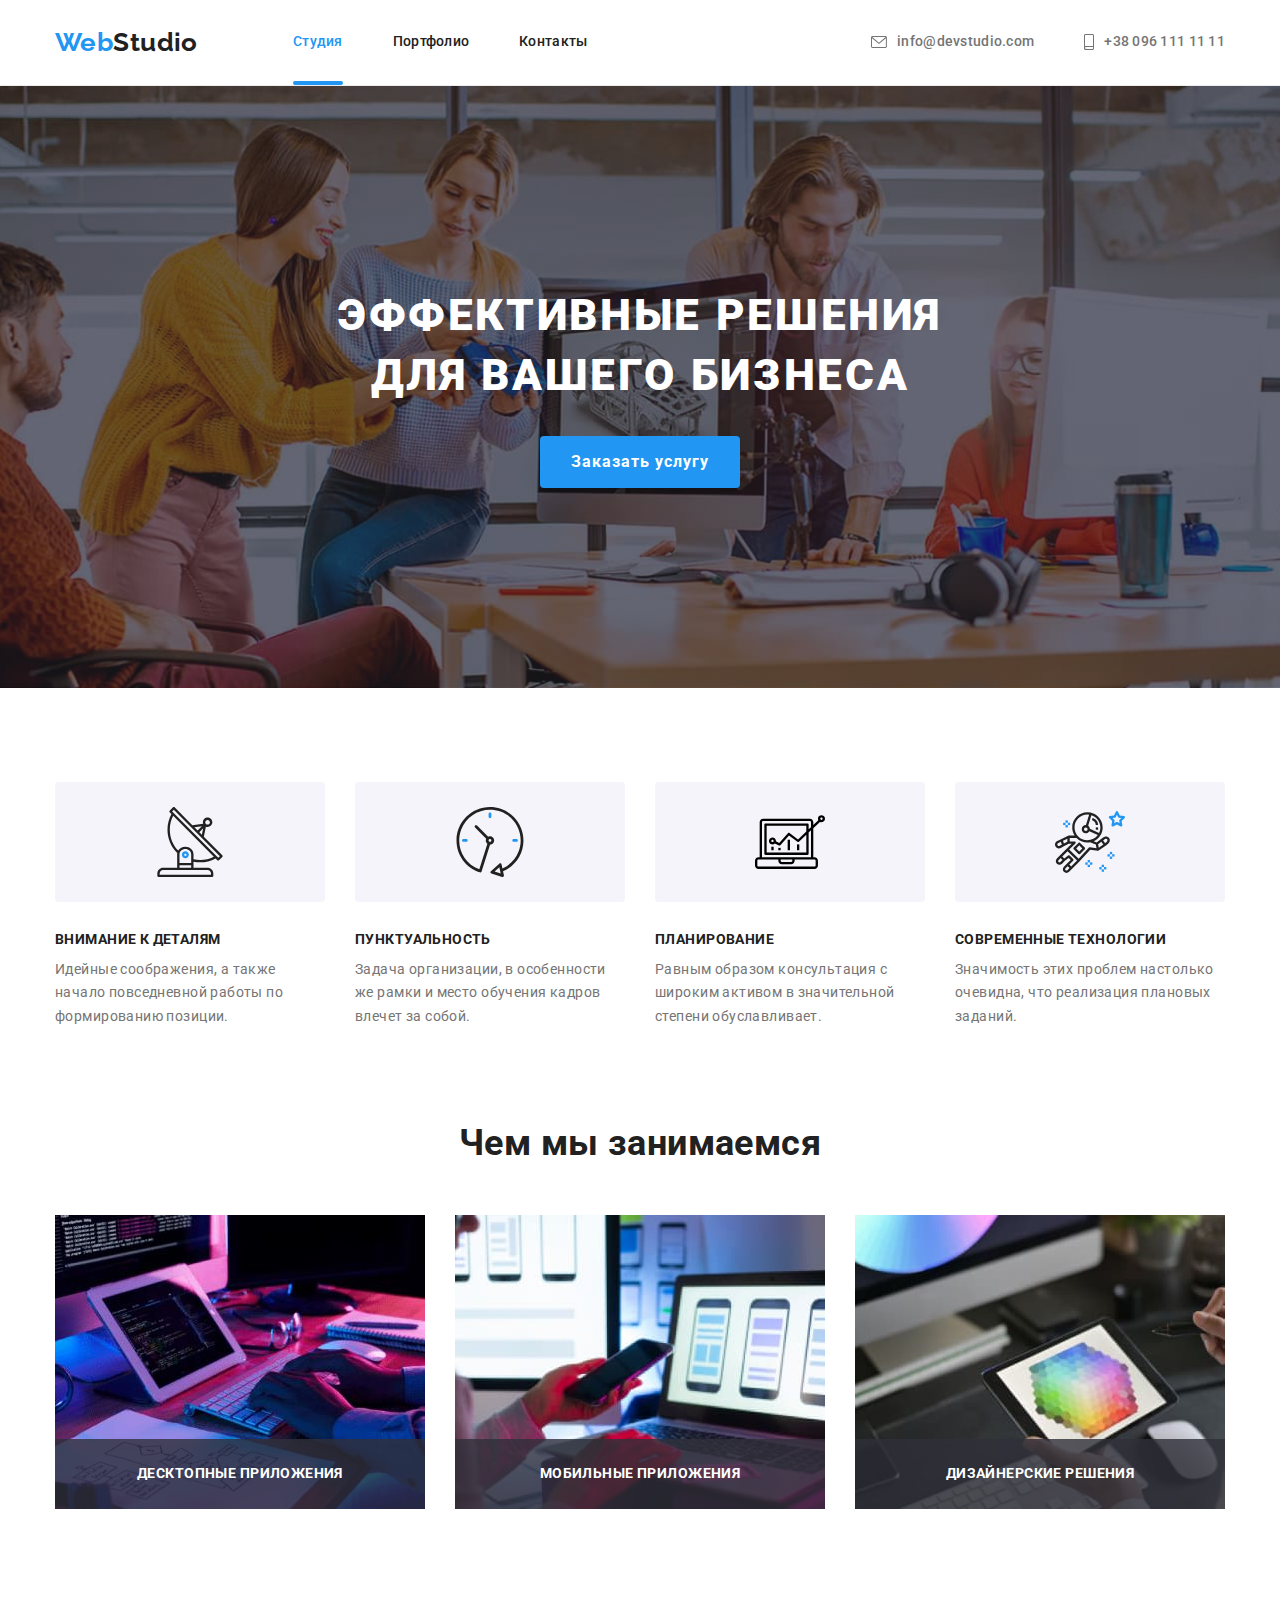
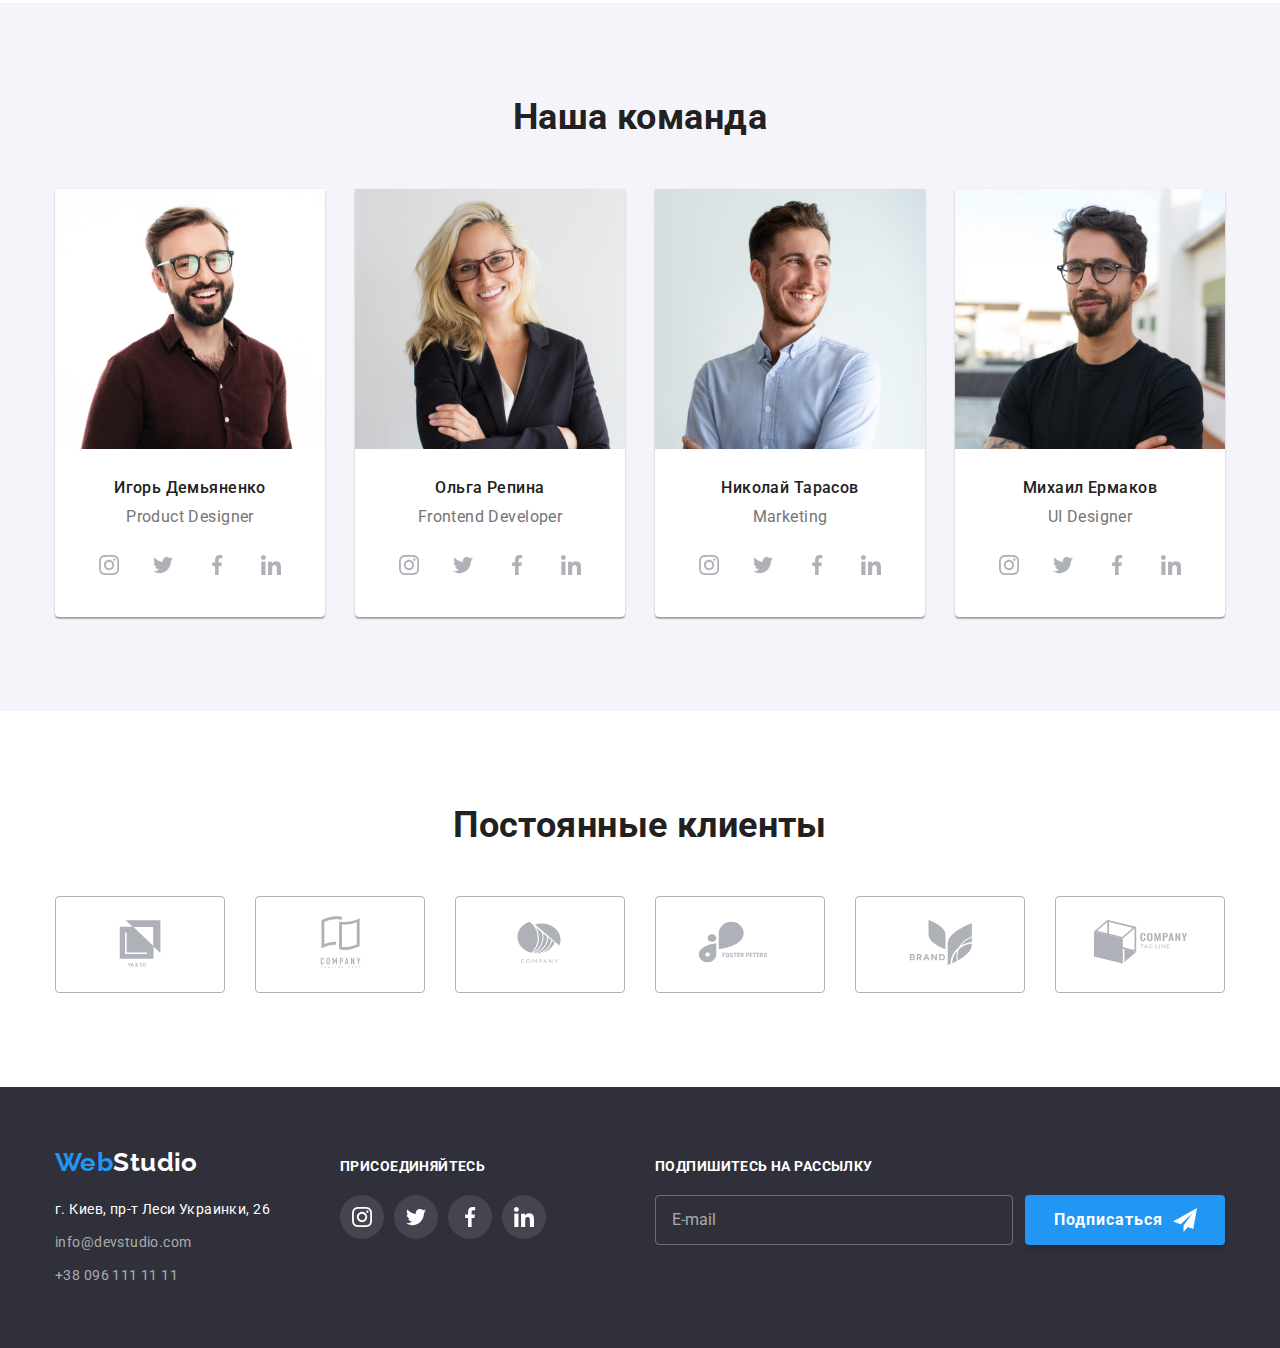
<file: index.html>
<!DOCTYPE html>
<html lang="ru">
<head>
    <meta charset="UTF-8">
    <meta http-equiv="X-UA-Compatible" content="IE=edge">
    <meta name="viewport" content="width=device-width, initial-scale=1.0">
    <!-- Нормализация modern-normalize -->
    <link rel="stylesheet" href="https://cdnjs.cloudflare.com/ajax/libs/modern-normalize/1.1.0/modern-normalize.css"
        integrity="sha512-Y0MM+V6ymRKN2zStTqzQ227DWhhp4Mzdo6gnlRnuaNCbc+YN/ZH0sBCLTM4M0oSy9c9VKiCvd4Jk44aCLrNS5Q=="
        crossorigin="anonymous" referrerpolicy="no-referrer" />
    <!-- Шрифты -->
    <link href="https://fonts.googleapis.com/css2?family=Raleway:wght@700&family=Roboto:wght@400;500;700;900&display=swap" rel="stylesheet">
    <!-- Стили -->
    <link rel="stylesheet" href="./css/styles.css">
    <title>Студия</title>
</head>
<body>  
    <header class = "header">
        <div class="container hedder-container" >
            <nav class = "navigation">
                <!-- Логотип -->
                <a class = "logo" href=""><span>Web</span>Studio</a>
                <ul  class = "navigation-links">
                    <li class = "item">
                        <a class = "link is-active" href="">Студия</a>
                    </li>
                    <li class = "item">
                        <a class = "link" href="./portfolio.html">Портфолио</a>
                    </li>
                    <li class = "item">
                        <a class = "link" href="">Контакты</a>
                    </li>
                </ul>
            </nav>
            <!-- контакты -->
            <ul class = "header-contacts">
                <li class = "item">
                    <a class = "link" href="mailto:info@devstudio.com">
                            <svg class="icon-envelope" width="16" height="12">
                                <use href="./images/icons.svg#icon-envelope"></use>
                            </svg>                    
                        info@devstudio.com
                    </a>                
                </li>
                <li class = "item">
                    <a class = "link" href="tel:+380961111111">
                        <svg class="icon-envelope" width="10px" height="16px">
                            <use href="./images/icons.svg#icon-smartphone"></use>
                        </svg>
                        +38 096 111 11 11
                    </a>
                </li>
            </ul>     
        </div>
    </header>
    <main>
        <!-- Шапка -->
        <section class = "title">
                <h1>Эффективные решения для вашего бизнеса</h1>
                <button type="button" data-modal-open>Заказать услугу</button>
        </section>
        <!-- особенности -->
        <section class = "peculiarities-section section">
            <div class="container">
                <h2 class = "visually-hidden">Наши превосходства</h2>
                <ul class = "peculiarities-list">
                    <li class = "item">
                        <div class="peculiarities-container">
                            <svg width = "70" height = "70">
                                <use href = "images/icons.svg#icon-antenna"></use>
                            </svg>
                        </div>
                        <h3 class="peculiarities-title">Внимание к деталям</h3>
                        <p class="peculiarities-text">Идейные соображения, а также начало повседневной работы по формированию позиции.
                        </p>
                    </li>
                    <li class = "item">
                        <div class="peculiarities-container">
                            <svg width = "70" height = "70">
                                <use href = "images/icons.svg#icon-clock"></use>
                            </svg>
                        </div>
                        <h3 class="peculiarities-title">Пунктуальность</h3>
                        <p class="peculiarities-text">Задача организации, в особенности же рамки и место обучения кадров влечет за
                            собой.</p>
                    </li>
                    <li class = "item">
                        <div class="peculiarities-container">
                            <svg width = "70" height = "70">
                                <use href = "images/icons.svg#icon-diagram"></use>
                            </svg>
                        </div>
                        <h3 class="peculiarities-title">Планирование</h3>
                        <p class="peculiarities-text">Равным образом консультация с широким активом в значительной степени
                            обуславливает.</p>
                    </li>
                    <li class = "item">
                        <div class="peculiarities-container">
                            <svg width = "70" height = "70">
                                <use href = "images/icons.svg#icon-astronaut"></use>
                            </svg>
                        </div>
                        <h3 class="peculiarities-title">Современные технологии</h3>
                        <p class="peculiarities-text">Значимость этих проблем настолько очевидна, что реализация плановых заданий.</p>
                    </li>
                </ul>
            </div>
        </section>
        <!-- Чем мы занимаемся -->
        <section class = "works-section section">
            <div class="container">
                <h2 class="works-title">Чем мы занимаемся</h2>
                <ul class = "works-list">
                    <li class = "item">
                        <div class="thumb">
                            <img src="images/studio/box_1.jpg" alt="Руки на клавиатуре" width="370">
                            <div class="overlay">
                                <p class="works-list-text">Десктопные приложения</p>
                            </div>
                        </div>
                    </li>
                    <li class = "item">
                        <div class="thumb">
                            <img src="images/studio/box_2.jpg" alt="Моделрование для смартфона" width="370">
                            <div class="overlay">
                                <p class="works-list-text">Мобильные приложения</p>
                            </div>
                        </div>
                    </li>
                    <li class = "item">
                        <div class="thumb">
                            <img src="images/studio/box_3.jpg" alt="Цветовая палитра" width="370">
                            <div class="overlay">
                                <p class="works-list-text">Дизайнерские решения</p>
                            </div>
                        </div>
                    </li>
                </ul>
            </div>        
        </section>
        <!-- Наша команда -->
        <section class = "team-section section">
            <div class="container">
                <h2 class="team-title">Наша команда</h2>
                <ul class="team-list">
                    <li class="item">
                        <img src="images/studio/img1.jpg" alt="Фото человека" width="270">
                        <div class="team-container">
                            <h3 class="card-title">Игорь Демьяненко</h3>
                            <p class="card-text" lang="en">Product Designer</p>
                            <ul class = "team-links">
                                <li class = "team-links-item">
                                    <a href="" class = "team-link">
                                        <svg class = "team-icon" width = "20" height = "20">
                                            <use href = "images/icons.svg#icon-instagram"></use>
                                        </svg>
                                    </a>
                                </li>
                                <li class = "team-links-item">
                                    <a href="" class = "team-link">
                                        <svg class = "team-icon" width="20" height="20">
                                            <use href="images/icons.svg#icon-twitter"></use>
                                        </svg>
                                    </a>
                                </li>
                                <li class = "team-links-item">
                                    <a href="" class = "team-link">
                                        <svg class = "team-icon" width="20" height="20">
                                            <use href="images/icons.svg#icon-facebook"></use>
                                        </svg>
                                    </a>
                                </li>
                                <li class = "team-links-item">
                                    <a href="" class = "team-link">
                                        <svg class = "team-icon" width="20" height="20">
                                            <use href="images/icons.svg#icon-linkedin"></use>
                                        </svg>
                                    </a>
                                </li>
                            </ul>
                        </div>                        
                    </li>
                    <li class="item">
                        <img src="images/studio/img2.jpg" alt="Фото человека" width="270">
                        <div class="team-container">
                            <h3 class="card-title">Ольга Репина</h3>
                            <p class="card-text" lang="en">Frontend Developer</p>
                            <ul class="team-links">
                                <li class="team-links-item">
                                    <a href="" class="team-link">
                                        <svg class="team-icon" width="20" height="20">
                                            <use href="images/icons.svg#icon-instagram"></use>
                                        </svg>
                                    </a>
                                </li>
                                <li class="team-links-item">
                                    <a href="" class="team-link">
                                        <svg class="team-icon" width="20" height="20">
                                            <use href="images/icons.svg#icon-twitter"></use>
                                        </svg>
                                    </a>
                                </li>
                                <li class="team-links-item">
                                    <a href="" class="team-link">
                                        <svg class="team-icon" width="20" height="20">
                                            <use href="images/icons.svg#icon-facebook"></use>
                                        </svg>
                                    </a>
                                </li>
                                <li class="team-links-item">
                                    <a href="" class="team-link">
                                        <svg class="team-icon" width="20" height="20">
                                            <use href="images/icons.svg#icon-linkedin"></use>
                                        </svg>
                                    </a>
                                </li>
                            </ul>
                        </div>                       
                    </li>
                    <li class="item">
                        <img src="images/studio/img3.jpg" alt="Фото человека" width="270">
                        <div class="team-container">
                            <h3 class="card-title">Николай Тарасов</h3>
                            <p class="card-text" lang="en">Marketing</p>
                            <ul class="team-links">
                                <li class="team-links-item">
                                    <a href="" class="team-link">
                                        <svg class="team-icon" width="20" height="20">
                                            <use href="images/icons.svg#icon-instagram"></use>
                                        </svg>
                                    </a>
                                </li>
                                <li class="team-links-item">
                                    <a href="" class="team-link">
                                        <svg class="team-icon" width="20" height="20">
                                            <use href="images/icons.svg#icon-twitter"></use>
                                        </svg>
                                    </a>
                                </li>
                                <li class="team-links-item">
                                    <a href="" class="team-link">
                                        <svg class="team-icon" width="20" height="20">
                                            <use href="images/icons.svg#icon-facebook"></use>
                                        </svg>
                                    </a>
                                </li>
                                <li class="team-links-item">
                                    <a href="" class="team-link">
                                        <svg class="team-icon" width="20" height="20">
                                            <use href="images/icons.svg#icon-linkedin"></use>
                                        </svg>
                                    </a>
                                </li>
                            </ul>
                        </div>                        
                    </li>
                    <li class="item">
                        <img src="images/studio/img4.jpg" alt="Фото человека" width="270">
                        <div class="team-container">
                            <h3 class="card-title">Михаил Ермаков</h3>
                            <p class="card-text" lang="en">UI Designer</p>
                            <ul class="team-links">
                                <li class="team-links-item">
                                    <a href="" class="team-link">
                                        <svg class="team-icon" width="20" height="20">
                                            <use href="images/icons.svg#icon-instagram"></use>
                                        </svg>
                                    </a>
                                </li>
                                <li class="team-links-item">
                                    <a href="" class="team-link">
                                        <svg class="team-icon" width="20" height="20">
                                            <use href="images/icons.svg#icon-twitter"></use>
                                        </svg>
                                    </a>
                                </li>
                                <li class="team-links-item">
                                    <a href="" class="team-link">
                                        <svg class="team-icon" width="20" height="20">
                                            <use href="images/icons.svg#icon-facebook"></use>
                                        </svg>
                                    </a>
                                </li>
                                <li class="team-links-item">
                                    <a href="" class="team-link">
                                        <svg class="team-icon" width="20" height="20">
                                            <use href="images/icons.svg#icon-linkedin"></use>
                                        </svg>
                                    </a>
                                </li>
                            </ul>
                        </div>
                    </li>
                </ul>
            </div>    
        </section>
        <!-- Клиенты -->
        <section class = "section">
            <div class="container">
                <h2 class = "clients-title">Постоянные клиенты</h2>
                <ul class = "clients-icon-list">
                    <li class = "item">
                        <a href="" class = "clients-icon-link">
                            <svg width = "106" height = "60">
                                <use href = "images/icons.svg#icon-logo1"></use>
                            </svg>
                        </a>
                    </li>
                    <li class = "item">
                        <a href="" class = "clients-icon-link">
                            <svg width = "106" height = "60">
                                <use href = "images/icons.svg#icon-logo2"></use>
                            </svg>
                        </a>
                    </li>
                    <li class = "item">
                        <a href="" class = "clients-icon-link">
                            <svg width = "106" height = "60">
                                <use href = "images/icons.svg#icon-logo3"></use>
                            </svg>
                        </a>
                    </li>
                    <li class = "item">
                        <a href="" class = "clients-icon-link">
                            <svg width = "106" height = "60">
                                <use href = "images/icons.svg#icon-logo4"></use>
                            </svg>
                        </a>
                    </li>
                    <li class = "item">
                        <a href="" class = "clients-icon-link">
                            <svg width = "106" height = "60">
                                <use href = "images/icons.svg#icon-logo5"></use>
                            </svg>
                        </a>
                    </li>
                    <li class = "item">
                        <a href="" class = "clients-icon-link">
                            <svg width = "106" height = "60">
                                <use href = "images/icons.svg#icon-logo6"></use>
                            </svg>
                        </a>
                    </li>
                </ul>
            </div>
        </section>
    </main>
    <footer class = "footer">
        <!-- Логотип -->   
        <div class="container">
            <div class = "address-box">
                <a class="logo" href=""><span>Web</span>Studio</a>
                <address class="address">
                    <ul class = "address-list">
                        <li class = "item">
                            <p class="address-text">г. Киев, пр-т Леси Украинки, 26</p>
                        </li>
                        <li class = "item">
                            <a class="link" href="mailto:info@devstudio.com">info@devstudio.com</a>
                        </li>
                        <li class = "item">
                            <a class="link" href="tel:+380961111111">+38 096 111 11 11</a>
                        </li>
                    </ul>
                </address>
            </div>
            <div class = "icons-box">
                <p class = "footer-icons-title">присоединяйтесь</p>
                <ul class="footer-icons-list">
                    <li class="item">
                        <a href="" class="footer-icon-link">
                            <svg class="footer-icon" width="20" height="20">
                                <use href="images/icons.svg#icon-instagram"></use>
                            </svg>
                        </a>
                    </li>
                    <li class="item">
                        <a href="" class="footer-icon-link">
                            <svg class="footer-icon" width="20" height="20">
                                <use href="images/icons.svg#icon-twitter"></use>
                            </svg>
                        </a>
                    </li>
                    <li class="item">
                        <a href="" class="footer-icon-link">
                            <svg class="footer-icon" width="20" height="20">
                                <use href="images/icons.svg#icon-facebook"></use>
                            </svg>
                        </a>
                    </li>
                    <li class="item">
                        <a href="" class="footer-icon-link">
                            <svg class="footer-icon" width="20" height="20">
                                <use href="images/icons.svg#icon-linkedin"></use>
                            </svg>
                        </a>
                    </li>
                </ul>
            </div>
            <form action="" name = "mail-subscription" class = "form-mail-subscription">
                <label for = "subscription-email" class = "footer-icons-title">Подпишитесь на рассылку</label>
                <div class = "subscription-container">
                    <input type="email" name = "subscription-email" id="subscription-email" placeholder="E-mail">
                    <button type = "submit" class = "form-submit-button">
                        Подписаться
                        <span>
                            <svg class="footer-icon" width="24" height="24">
                                <use href="images/icons.svg#icon-send"></use>
                            </svg>
                        </span>
                    </button>
                </div>
                
            </form>
        </div>
    </footer>

    <!-- оверлей и модально окно -->
    <div class="modal-overlay is-hidden" data-modal>
        <div class="modal-window">
            <button class="modal-close-button" data-modal-close>
                <svg width="18" height="18">
                    <use href="images/icons.svg#icon-crost"></use>
                </svg>
            </button>
            <p class = "modal-window-head">Оставьте свои данные, мы вам перезвоним</p>
            <form action="" name = "modal-form">
                <div class = "input-container">
                    <input type="text" id = "name-input" name = "reqest-name" required>
                    <label for="name-input">Имя</label>
                    <svg width="18" height="18">
                        <use href="images/icons.svg#icon-person"></use>
                    </svg>
                </div>
                <div class = "input-container">
                    <input type="tel" id = "phone-input" name="reqest-phone" required>
                    <label for="phone-input">Телефон</label>
                    <svg width="18" height="18">
                        <use href="images/icons.svg#icon-phone"></use>
                    </svg>
                </div>
                <div class = "input-container">
                    <input type="email" id = "mail-input" name = "reqest-email" required>
                    <label for="mail-input">Почта</label>
                    <svg width="18" height="18">
                        <use href="images/icons.svg#icon-email"></use>
                    </svg>
                </div>
                <div class = "input-container comment">
                    <textarea name="reqest-comment" id="coment-input" cols="30" placeholder="Введите текст"></textarea>
                    <label for="coment-input">Коментарий</label>
                </div>
                <div class="checkbox">
                    <input type="checkbox" id = "mailing-check" class = "checkbox-hidden">
                    <label for="mailing-check">
                        <div class="custom-checkbox">
                            <svg width = "16" height = "15" class = "checkbox-na">
                                <use href="images/icons.svg#icon-checkbox-na"></use>
                            </svg>
                            <svg width = "16" height = "15" class = "checkbox-a">
                                <use href="images/icons.svg#icon-checkbox"></use>
                            </svg>
                        </div>
                        <p>
                            Соглашаюсь с рассылкой и принимаю <a href="">Условия договора</a></label>
                        </p>
                </div>
                <button type="submit" class = "form-submit-button">Отправить</button>
            </form>
        </div>
    </div>
    <script src="./js/modal.js"></script>
</body>
</html>
</file>
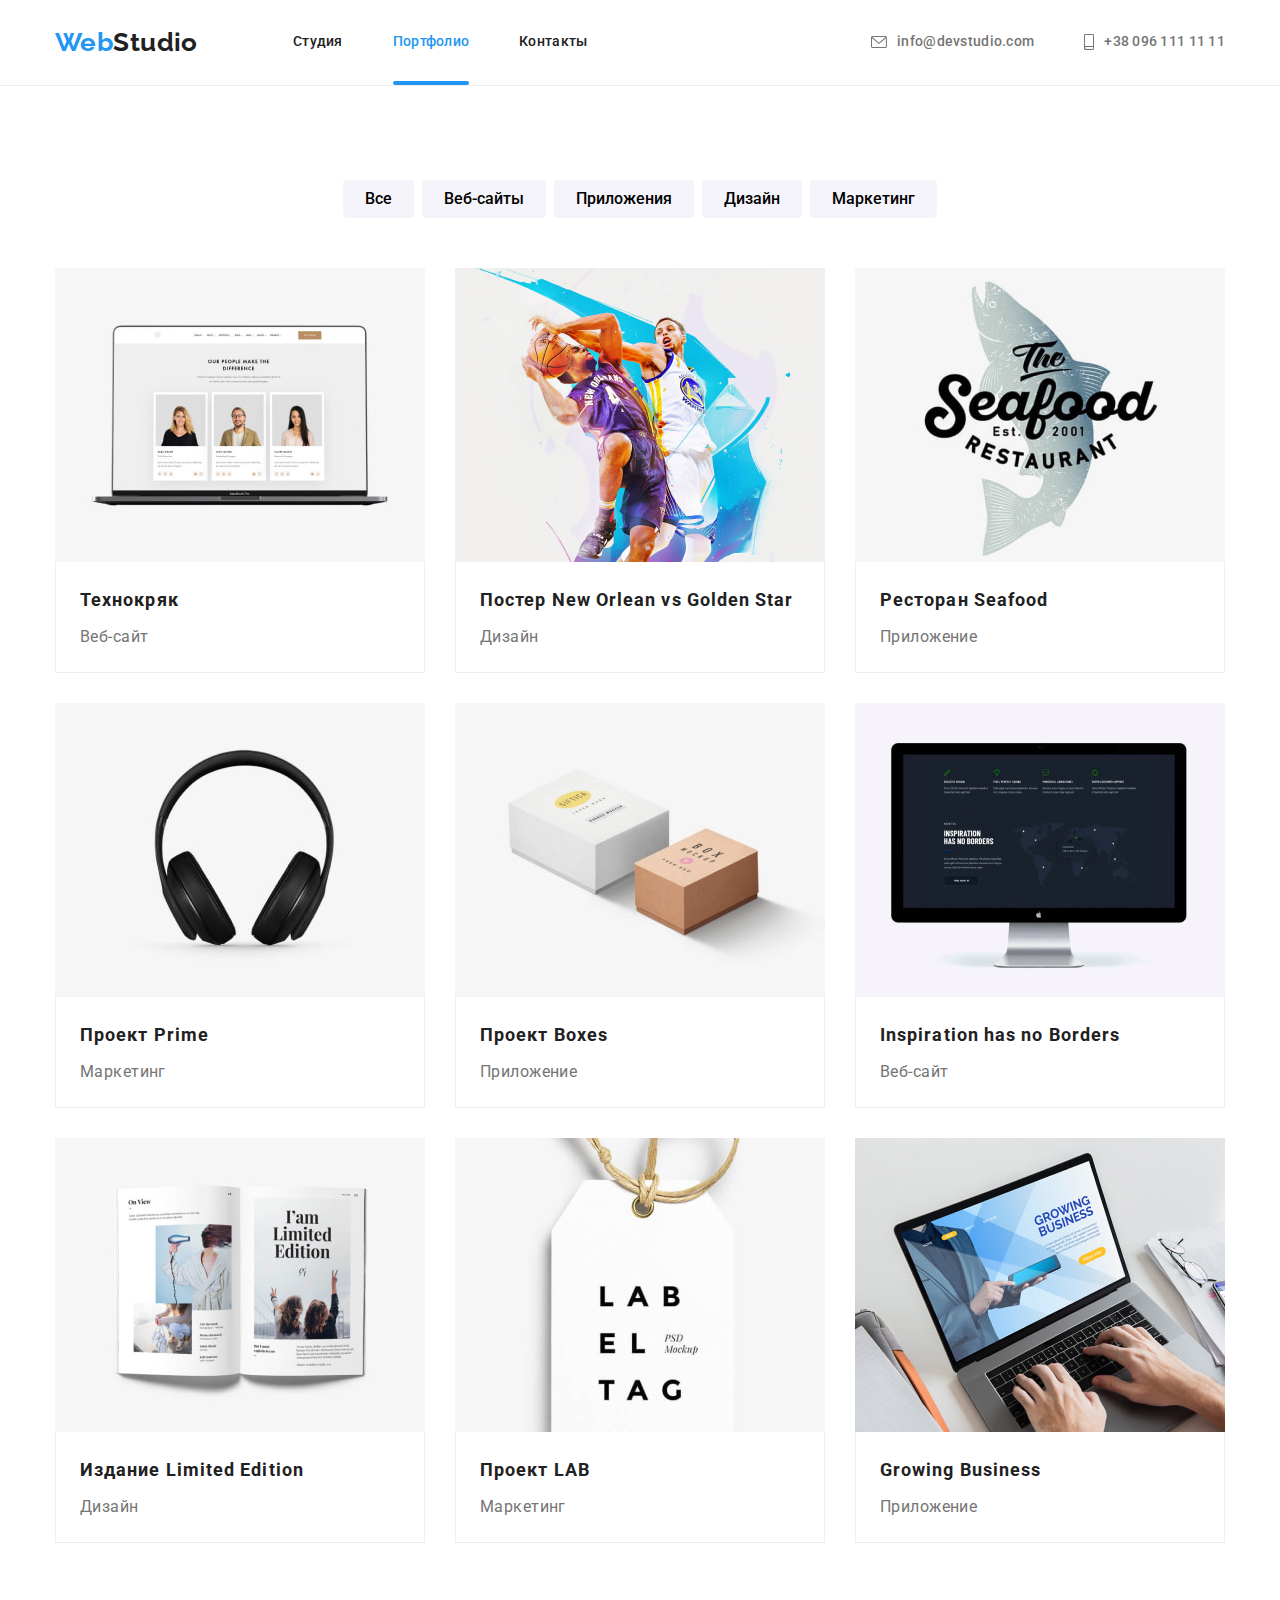
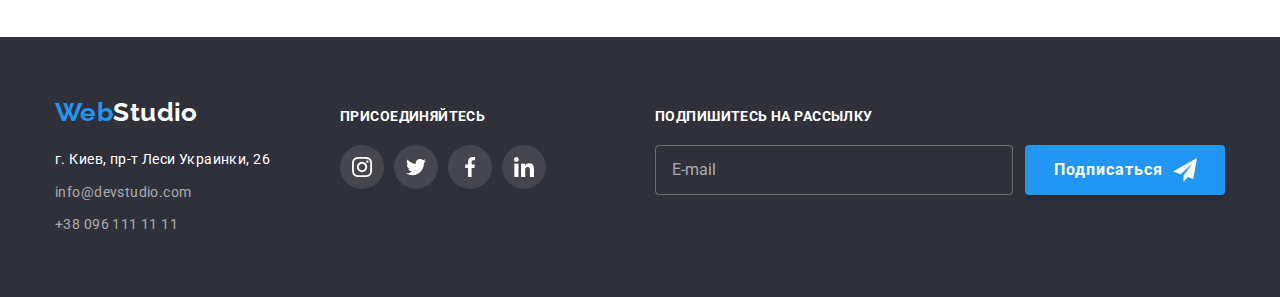
<file: portfolio.html>
<!DOCTYPE html>
<html lang="ru">
<head>
    <meta charset="UTF-8">
    <meta http-equiv="X-UA-Compatible" content="IE=edge">
    <meta name="viewport" content="width=device-width, initial-scale=1.0">
    <!-- Нормализация modern-normalize -->
    <link rel="stylesheet" href="https://cdnjs.cloudflare.com/ajax/libs/modern-normalize/1.1.0/modern-normalize.css"
        integrity="sha512-Y0MM+V6ymRKN2zStTqzQ227DWhhp4Mzdo6gnlRnuaNCbc+YN/ZH0sBCLTM4M0oSy9c9VKiCvd4Jk44aCLrNS5Q=="
        crossorigin="anonymous" referrerpolicy="no-referrer" />
    <!-- Шрифты -->
    <link href="https://fonts.googleapis.com/css2?family=Raleway:wght@700&family=Roboto:wght@400;500;700;900&display=swap"
        rel="stylesheet">
    <!-- Стили -->
    <link rel="stylesheet" href="./css/styles.css">
    <title>Портфолио</title>
</head>
<body>
    <header class="header">
        <div class="container hedder-container">
            <nav class="navigation">
                <!-- Логотип -->
                <a class="logo" href=""><span>Web</span>Studio</a>
                <ul class="navigation-links">
                    <li class="item">
                        <a class="link" href="./index.html">Студия</a>
                    </li>
                    <li class="item">
                        <a class="link is-active" href="./portfolio.html">Портфолио</a>
                    </li>
                    <li class="item">
                        <a class="link" href="">Контакты</a>
                    </li>
                </ul>
            </nav>
            <!-- контакты -->
            <ul class="header-contacts">
                <li class="item">
                    <a class="link" href="mailto:info@devstudio.com">
                        <svg class="icon-envelope" width="16" height="12">
                            <use href="./images/icons.svg#icon-envelope"></use>
                        </svg>
                        info@devstudio.com
                    </a>
                </li>
                <li class="item">
                    <a class="link" href="tel:+380961111111">
                        <svg class="icon-envelope" width="10px" height="16px">
                            <use href="./images/icons.svg#icon-smartphone"></use>
                        </svg>
                        +38 096 111 11 11
                    </a>
                </li>
            </ul>
        </div>
    </header>
    <main>
        <!-- работы -->
        <section class = "section">
            <div class="container">
                <h1 class = "visually-hidden">Наши работы</h1>
                <ul class = "buttons-list">
                    <li class = "item">
                        <button class="button" type="button">Все</button>
                    </li>
                    <li class = "item">
                        <button class="button" type="button">Веб-сайты</button>
                    </li>
                    <li class = "item">
                        <button class="button" type="button">Приложения</button>
                    </li>
                    <li class = "item">
                        <button class="button" type="button">Дизайн</button>
                    </li>
                    <li class = "item">
                        <button class="button" type="button">Маркетинг</button>
                    </li>
                </ul>
                <ul class="products">
                    <li class = "item">
                        <a href="" class = "products-link">
                            <div class="thumb">
                                <img src="./images/portfolio/box1.jpg" alt="" width="370" height="294">
                                <div class="overlay">
                                    <p>Технокряк это современная площадка распространения коронавируса. Компании используют эту платформу для цифрового шпионажа и атак на защищённые сервера конкурентов.
                                </div>
                            </div>
                            <div class="card-container">
                                <h2 class="products-title">Технокряк</h2>
                                <p class="products-text">Веб-сайт</p>
                            </div>   
                        </a>
                    </li>
                    <li class = "item">
                        <a href="" class = "products-link">
                            <div class="thumb">
                                <img src="./images/portfolio/box2.jpg" alt="" width="370" height="294">
                                <div class="overlay">
                                    <p>Технокряк это современная площадка распространения коронавируса. Компании используют эту платформу для цифрового шпионажа и атак на защищённые сервера конкурентов.
                                </div>
                            </div>
                            <div class="card-container">
                                <h2 class="products-title">Постер New Orlean vs Golden Star</h2>
                                <p class="products-text">Дизайн</p>
                            </div>                            
                        </a>
                    </li>
                    <li class = "item">
                        <a href="" class = "products-link">
                            <div class="thumb">
                                <img src="./images/portfolio/box3.jpg" alt="" width="370" height="294">
                                <div class="overlay">
                                    <p>Технокряк это современная площадка распространения коронавируса. Компании используют эту платформу для цифрового шпионажа и атак на защищённые сервера конкурентов.
                                </div>
                            </div>
                            <div class="card-container">
                                <h2 class="products-title">Ресторан Seafood</h2>
                                <p class="products-text">Приложение</p>
                            </div>                            
                        </a>
                    </li>
                    <li class = "item">
                        <a href="" class = "products-link">
                            <div class="thumb">
                                <img src="./images/portfolio/box4.jpg" alt="" width="370" height="294">
                                <div class="overlay">
                                    <p>Технокряк это современная площадка распространения коронавируса. Компании используют эту платформу для цифрового шпионажа и атак на защищённые сервера конкурентов.
                                </div>
                            </div>
                            <div class="card-container">
                                <h2 class="products-title">Проект Prime</h2>
                                <p class="products-text">Маркетинг</p>
                            </div>                            
                        </a>
                    </li>
                    <li class = "item">
                        <a href="" class = "products-link">
                            <div class="thumb">
                                <img src="./images/portfolio/box5.jpg" alt="" width="370" height="294">
                                <div class="overlay">
                                    <p>Технокряк это современная площадка распространения коронавируса. Компании используют эту платформу для цифрового шпионажа и атак на защищённые сервера конкурентов.
                                </div>
                            </div>
                            <div class="card-container">
                                <h2 class="products-title">Проект Boxes</h2>
                                <p class="products-text">Приложение</p>
                            </div> 
                        </a>
                    </li>
                    <li class = "item">
                        <a href="" class = "products-link">
                            <div class="thumb">
                                <img src="./images/portfolio/box6.jpg" alt="" width="370" height="294">
                                <div class="overlay">
                                    <p>Технокряк это современная площадка распространения коронавируса. Компании используют эту платформу для цифрового шпионажа и атак на защищённые сервера конкурентов.
                                </div>
                            </div>
                            <div class="card-container">
                                <h2 class="products-title">Inspiration has no Borders</h2>
                                <p class="products-text">Веб-сайт</p>
                            </div>
                        </a>
                    </li>
                    <li class = "item">
                        <a href="" class = "products-link">
                            <div class="thumb">
                                <img src="./images/portfolio/box7.jpg" alt="" width="370" height="294">
                                <div class="overlay">
                                    <p>Технокряк это современная площадка распространения коронавируса. Компании используют эту платформу для цифрового шпионажа и атак на защищённые сервера конкурентов.
                                </div>
                            </div>
                            <div class="card-container">
                                <h2 class="products-title">Издание Limited Edition</h2>
                                <p class="products-text">Дизайн</p>
                            </div>                            
                        </a>
                    </li>
                    <li class = "item">
                        <a href="" class = "products-link">
                            <div class="thumb">
                                <img src="./images/portfolio/box8.jpg" alt="" width="370" height="294">
                                <div class="overlay">
                                    <p>Технокряк это современная площадка распространения коронавируса. Компании используют эту платформу для цифрового шпионажа и атак на защищённые сервера конкурентов.
                                </div>
                            </div>
                            <div class="card-container">
                                <h2 class="products-title">Проект LAB</h2>
                                <p class="products-text">Маркетинг</p>
                            </div>                            
                        </a>
                    </li>
                    <li class = "item">
                        <a href="" class = "products-link">
                            <div class="thumb">
                                <img src="./images/portfolio/box9.jpg" alt="" width="370" height="294">
                                <div class="overlay">
                                    <p>Технокряк это современная площадка распространения коронавируса. Компании используют эту платформу для цифрового шпионажа и атак на защищённые сервера конкурентов.</p>
                                </div>
                            </div>
                            <div class="card-container">
                                <h2 class="products-title">Growing Business</h2>
                                <p class="products-text">Приложение</p>
                            </div>                            
                        </a>
                    </li>
                </ul>
            </div>
        </section>
    </main>
    <footer class="footer">
        <!-- Логотип -->
        <div class="container">
            <div class="address-box">
                <a class="logo" href=""><span>Web</span>Studio</a>
                <address class="address">
                    <ul class="address-list">
                        <li class="item">
                            <p class="address-text">г. Киев, пр-т Леси Украинки, 26</p>
                        </li>
                        <li class="item">
                            <a class="link" href="mailto:info@devstudio.com">info@devstudio.com</a>
                        </li>
                        <li class="item">
                            <a class="link" href="tel:+380961111111">+38 096 111 11 11</a>
                        </li>
                    </ul>
                </address>
            </div>
            <div class="icons-box">
                <p class="footer-icons-title">присоединяйтесь</p>
                <ul class="footer-icons-list">
                    <li class="item">
                        <a href="" class="footer-icon-link">
                            <svg class="footer-icon" width="20" height="20">
                                <use href="images/icons.svg#icon-instagram"></use>
                            </svg>
                        </a>
                    </li>
                    <li class="item">
                        <a href="" class="footer-icon-link">
                            <svg class="footer-icon" width="20" height="20">
                                <use href="images/icons.svg#icon-twitter"></use>
                            </svg>
                        </a>
                    </li>
                    <li class="item">
                        <a href="" class="footer-icon-link">
                            <svg class="footer-icon" width="20" height="20">
                                <use href="images/icons.svg#icon-facebook"></use>
                            </svg>
                        </a>
                    </li>
                    <li class="item">
                        <a href="" class="footer-icon-link">
                            <svg class="footer-icon" width="20" height="20">
                                <use href="images/icons.svg#icon-linkedin"></use>
                            </svg>
                        </a>
                    </li>
                </ul>
            </div>
            <form action="" name = "mail-subscription" class = "form-mail-subscription">
                <label for = "subscription-email" class = "footer-icons-title">Подпишитесь на рассылку</label>
                <div class = "subscription-container">
                    <input type="email" name = "subscription-email" id="subscription-email" placeholder="E-mail">
                    <button type = "submit" class = "form-submit-button">
                        Подписаться
                        <span>
                            <svg class="footer-icon" width="24" height="24">
                                <use href="images/icons.svg#icon-send"></use>
                            </svg>
                        </span>
                    </button>
                </div>
                
            </form>
        </div>
    </footer>
</body>
</html>
</file>
<file: css/styles.css>
:root {
  --font-white: #ffffff;
  --font-blue: #2196f3;
  --font-black2: #000000;
  --font-black1: #212121;
  --font-gray: #757575;
  --background-black: #2f303a;
  --background-gray: #f5f4fa;
  --title-background: #c4c4c4;
  --icons-greay: rgba(175, 177, 184, 1);
  --icons-transpered: rgba(255, 255, 255, 0.1);
}

* {
  box-sizing: border-box;
}

h1,
h2,
h3,
p {
  margin: 0;
}

ul,
li {
  padding: 0px;
  margin: 0px;
}
img {
  display: block;
  max-width: 100%;
}

button{
  cursor: pointer;
}

body {
  margin: 0px;

  font-family: "Roboto", sans-serif;
  color: var(--font-black1);
  letter-spacing: 0.03em;
  font-size: 14px;
  background-color: var(--font-white);
}

.visually-hidden {
  position: absolute;
  width: 1px;
  height: 1px;
  margin: -1px;
  border: 0;
  padding: 0;
  white-space: nowrap;
  clip-path: inset(100%);
  clip: rect(0 0 0 0);
  overflow: hidden;
}

body ul {
  list-style-type: none;
}

.container {
  width: 1200px;
  padding-left: 15px;
  padding-right: 15px;
  margin: 0px auto;
}

.section {
  padding-bottom: 94px;
  padding-top: 94px;
}

/* стили хеддера */
.header {
  border-bottom: 1px solid rgba(236, 236, 236, 1);
}

.hedder-container {
  display: flex;
  align-items: center;
  padding-top: 24px;
  padding-bottom: 25px;
}

.navigation {
  display: flex;
  align-items: center;
}

.logo {
  margin-right: 93px;
  min-width: 145px;

  font-family: "Raleway", sans-serif;
  font-weight: 700;
  font-size: 26px;
  line-height: 1.19;
  text-decoration: none;
  color: var(--black2-color);
}

.logo > span {
  color: var(--font-blue);
}

.navigation-links {
  display: flex;
}

.navigation-links .item + .item {
  margin-left: 50px;
}

.navigation-links a {
  position: relative;

  display: inline-block;
  padding-top: 10px;
  padding-bottom: 10px;

  font-weight: 500;
  font-size: 14px;
  line-height: 1.14;
  letter-spacing: 0.02em;
  text-decoration: none;
  color: var(--font-black1);

  transition-property: color;
  transition-duration: 250ms;
  transition-timing-function: cubic-bezier(0.4, 0, 0.2, 1);
}

.navigation-links .is-active{
  color: var(--font-blue);  
}

.navigation-links .is-active::before{
  content: "";
  position: absolute;
  bottom: calc(0% - 25px);
  left: 0px;


  width: 100%;
  height: 4px;
  background-color: var(--font-blue);
  border-radius: 2px;
  display: block;

  pointer-events: none;
}

.header-contacts {
  display: flex;
  margin: 0px;
  padding: 0px;
  margin-left: auto;
}

.header-contacts .item + .item {
  margin-left: 50px;
}

.header-contacts a {
  display: flex;
  align-items: center;
  padding-top: 10px;
  padding-bottom: 10px;

  font-weight: 500;
  font-size: 14px;
  line-height: 1.14;
  letter-spacing: 0.02em;
  color: var(--font-gray);
  text-decoration: none;

  transition-property: color;
  transition-duration: 250ms;
  transition-timing-function: cubic-bezier(0.4, 0, 0.2, 1);
}


.icon-envelope {
  margin-right: 10px;
  fill: var(--font-gray);

  transition-property: fill;
  transition-duration: 250ms;
  transition-timing-function: cubic-bezier(0.4, 0, 0.2, 1);
}
.link:hover .icon-envelope,
.link:focus .icon-envelope  {
  fill: var(--font-blue);
}
/*стили index main*/
.title {
  max-width: 1600px;
  padding-top: 200px;
  padding-bottom: 200px;
  margin: 0px auto;

  text-align: center;

  background-color: var(--background-black);
  background-image: linear-gradient(
      to right,
      rgba(47, 48, 58, 0.4),
      rgba(47, 48, 58, 0.4)
    ),
    url(../images/studio/background-image.jpg);
  background-size: cover;
  background-position: center;
  background-repeat: no-repeat;
}

.title h1 {
  width: 696px;
  margin-left: auto;
  margin-right: auto;
  margin-bottom: 30px;

  color: var(--font-white);
  font-weight: 900;
  font-size: 44px;
  line-height: 1.36;
  text-align: center;
  letter-spacing: 0.06em;
  text-transform: uppercase;
}

.title button {
  /* display: inline-block; */
  padding: 10px 23px;
  min-width: 200px;

  font-family: inherit;
  color: var(--font-white);
  font-weight: 700;
  font-size: 16px;
  line-height: 1.87;
  letter-spacing: 0.06em;

  background-color: var(--font-blue);
  border: 1px solid transparent;
  border-radius: 4px;
  box-shadow: 0px 4px 4px rgba(0, 0, 0, 0.15);

  transition-property: background-color;
  transition-duration: 250ms;
  transition-timing-function: cubic-bezier(0.4, 0, 0.2, 1);
}

.title button:hover,
.title button:focus {
  background-color: #188ce8;
}

.peculiarities-list {
  display: flex;
}

.peculiarities-list .item {
  width: 270px;
}

.peculiarities-list .item + .item {
  margin-left: 30px;
}

.peculiarities-container {
  display: flex;
  justify-content: center;
  padding-top: 25px;
  padding-bottom: 25px;
  margin-bottom: 30px;

  background-color: var(--background-gray);
  border-radius: 4px;
}

.peculiarities-title {
  margin-bottom: 10px;

  font-weight: 700;
  font-size: 14px;
  line-height: 1.14;
  text-transform: uppercase;
}

.peculiarities-text {
  line-height: 1.71;
  color: var(--font-gray);
}

.works-section {
  padding-top: 0;
}

.works-title {
  margin-bottom: 50px;

  font-weight: 700;
  font-size: 36px;
  line-height: 1.16;
  text-align: center;
}

.works-list {
  display: flex;
}

.works-list .item + .item {
  margin-left: 30px;
}
.works-list .thumb{
  position: relative;
}
.works-list .overlay{
  position: absolute;
  bottom: 0;
  left: 0;

  display: flex;
  justify-content: center;
  align-items: center;
  width: 100%;
  height: 70px;

  background: rgba(47, 48, 58, 0.8);
}

.works-list-text{
  color: var(--font-white);
  font-weight: 700;
  font-size: 14px;
  line-height: 1.14;
  text-transform: uppercase;  
}

.team-section {
  background: var(--background-gray);
}

.team-title {
  margin-bottom: 50px;

  font-weight: 700;
  font-size: 36px;
  line-height: 1.16;
  text-align: center;
}

.team-list {
  display: flex;
}

.team-list .item {
  background-color: var(--font-white);
  border-bottom-right-radius: 4px;
  border-bottom-left-radius: 4px;
  box-shadow: 0px 1px 3px rgba(0, 0, 0, 0.12), 0px 1px 1px rgba(0, 0, 0, 0.14),
    0px 2px 1px rgba(0, 0, 0, 0.2);
}

.team-container {
  padding-top: 30px;
  padding-bottom: 30px;
  padding-left: 32px;
  padding-right: 32px;
}
.team-list .item + .item {
  margin-left: 30px;
}

.card-title {
  margin-bottom: 10px;

  font-weight: 500;
  font-size: 16px;
  line-height: 1.18;
  text-align: center;
}

.card-text {
  margin-bottom: 16px;

  font-size: 16px;
  line-height: 1.18;
  text-align: center;
  color: var(--font-gray);
}
.team-links {
  display: flex;
  column-gap: 10px;
}

.team-links-item use {
  fill: var(--icons-greay);

  transition-property: fill;
  transition-duration: 250ms;
  transition-timing-function: cubic-bezier(0.4, 0, 0.2, 1);
}

.team-link:hover use,
.team-link:focus use {
  fill: var(--font-white);
}

.team-link {
  width: 100%;
  height: 100%;
  padding: 12px;
  display: block;
  line-height: 0;
  border-radius: 50%;

  transition-property: background-color;
  transition-duration: 250ms;
  transition-timing-function: cubic-bezier(0.4, 0, 0.2, 1);
}

.team-link:hover,
.team-link:focus{
  background-color: var(--font-blue);
}


.clients-title {
  margin-bottom: 50px;

  text-align: center;
  font-weight: 700;
  font-size: 36px;
  line-height: 1.16;
}

.clients-icon-list {
  display: flex;
  column-gap: 30px;
}

.clients-icon-link {
  display: inline-block;

  width: 170px;
  padding: 16px 32px;

  border: 1px solid var(--icons-greay);
  border-radius: 4px;
  fill: var(--icons-greay);

  transition-property: fill, border-color;
  transition-duration: 250ms;
  transition-timing-function: cubic-bezier(0.4, 0, 0.2, 1);
}

.clients-icon-link:hover,
.clients-icon-link:focus{
  fill: var(--font-blue);
  border-color: var(--font-blue);
}

/* стили футера */
.footer {
  padding-top: 60px;
  padding-bottom: 60px;

  background-color: var(--background-black);
}
.footer .container {
  display: flex;
  align-items: baseline;
}

.footer .logo {
  color: var(--font-white);
  margin-right: 0;
}

.address-text {
  font-style: normal;
  line-height: 1.71;
  color: var(--font-white);
}

.address-list {
  margin-top: 20px;
}

.address-list .item + .item {
  margin-top: 9px;
}

.address .link {
  font-size: 14px;
  font-style: normal;
  line-height: 1.71;
  color: rgba(255, 255, 255, 0.6);
  text-decoration: none;

  transition-property: color;
  transition-duration: 250ms;
  transition-timing-function: cubic-bezier(0.4, 0, 0.2, 1);
}

.link:hover,
.link:focus {
  color: var(--font-blue);
}

.icons-box {
  margin-left: 70px;
}
.footer-icons-title {
  margin-bottom: 20px;

  font-weight: 700;
  line-height: 1.14;
  text-transform: uppercase;
  color: var(--font-white);
}

.footer-icons-list {
  display: flex;
  column-gap: 10px;
}

.footer-icons-list .item {
  line-height: 0px;
}


.footer-icon-link {
  display: block;
  padding: 12px 12px;
  
  background-color: var(--icons-transpered);
  border-radius: 50%;

  transition-property: background-color;
  transition-duration: 250ms;
  transition-timing-function: cubic-bezier(0.4, 0, 0.2, 1);
}

.footer-icon-link use,
.footer-icon-link use{
  fill: var(--font-white);
}

.footer-icon-link:hover,
.footer-icon-link:focus {
  background-color: var(--font-blue);
}

/* стили формы футтура */

.form-mail-subscription{
  margin-left: auto;
}

.subscription-container{
  display: flex;
  align-items:center;

  margin-top: 20px;
}

.form-mail-subscription input{
  width: 358px;
  height: 50px;
  padding-left: 16px;

  border: 1px solid rgba(255, 255, 255, 0.3);
  background-color:transparent;
  border-radius: 4px;
}

.form-mail-subscription input::placeholder{
  font-size: 16px;
  line-height: 1.25;
  color: rgba(255, 255, 255, 0.6);
}

.form-mail-subscription button{
  display: flex;
  align-items: center;
  

  width: 200px;
  margin-top: 0;
  margin-left: 12px;
  padding-left: 29px;
  padding-right: 28px;

  border:none;
}

.form-mail-subscription button span{
  display: inline-block;
  height: 24px;
  margin-left: 10px;
}

.form-mail-subscription button span use{
  fill: var(--font-white)
}


/* стили portfolio main */

.card-container {
  padding: 20px 24px;
  border-bottom: 1px solid rgba(238, 238, 238, 1);
  border-right: 1px solid rgba(238, 238, 238, 1);
  border-left: 1px solid rgba(238, 238, 238, 1);
}

.buttons-list {
  display: flex;
  justify-content: center;
  margin-bottom: 50px;
}

.buttons-list .item + .item {
  margin-left: 8px;
}

.button {
  padding: 6px 22px;

  font-family: inherit;
  font-weight: 500;
  font-size: 16px;
  line-height: 1.62;
  text-align: center;

  border: none;
  background-color: var(--background-gray);
  border-radius: 4px;

  transition-property: background-color, box-shadow, color;
  transition-duration: 250ms;
  transition-timing-function: cubic-bezier(0.4, 0, 0.2, 1);
}

.button:hover,
.button:focus {
  background-color: var(--font-blue);
  color: var(--font-white);
  box-shadow: 0px 3px 1px rgba(0, 0, 0, 0.1), 0px 1px 2px rgba(0, 0, 0, 0.08),
    0px 2px 2px rgba(0, 0, 0, 0.12);
}

.products {
  display: flex;
  flex-wrap: wrap;
}


.products .item:not(:nth-child(3n)) {
  margin-right: 30px;
}
.products .item:not(:nth-child(n + 7)) {
  margin-bottom: 30px;
}

.products a {
  text-decoration: none;
  display: block;

  transition-property: box-shadow;
  transition-duration: 250ms;
  transition-timing-function: cubic-bezier(0.4, 0, 0.2, 1);
}
.products a:hover,
.products a:focus{
  box-shadow: 0px 1px 1px rgba(0, 0, 0, 0.12), 0px 4px 4px rgba(0, 0, 0, 0.06),
    1px 4px 6px rgba(0, 0, 0, 0.16);
}

.products .thumb{
  position: relative;
  overflow: hidden;
}

.products .overlay{
  position: absolute;
  top: 0;
  left: 0;

  width: 100%;
  height: 100%;
  padding-top: 63px;
  padding-bottom: 63px;
  padding-right: 24px;
  padding-left: 24px;

  background-color: rgba(33, 150, 243, 0.9);

  transform: translate(0%, 100%);
  transition-property: transform;
  transition-duration: 250ms;
  transition-timing-function: cubic-bezier(0.4, 0, 0.2, 1);
}

.products .overlay p{
  font-size: 18px;
  line-height: 1.55;
  letter-spacing: 0.03em;
  color: #FFFFFF;
}

.products a:hover .overlay,
.products a:focus .overlay{
  transform: translate(0%, 0%);
}

.products-title {
  margin-bottom: 4px;

  font-weight: 700;
  font-size: 18px;
  line-height: 2;
  letter-spacing: 0.06em;
  color: var(--font-black1);
}

.products-text {
  font-size: 16px;
  line-height: 1.87;
  color: var(--font-gray);
}

/* модальное окно */

.modal-overlay{
  position: fixed;
  top: 0;
  left: 0;

  width: 100%;
  height: 100%;

  background-color:rgba(0, 0, 0, 0.2);
  transform: perspective(3px);
}

.modal-window{
  position: absolute;
  top: 50%;
  left: 50%;

  width: 528px;
  height: 581px;
  padding-top: 40px;
  padding-left: 40px;
  padding-right: 40px;

  background-color: #fff;

  box-shadow: 0px 1px 3px rgba(0, 0, 0, 0.12), 0px 1px 1px rgba(0, 0, 0, 0.14), 0px 2px 1px rgba(0, 0, 0, 0.2);
  border-radius: 4px;
  transform: translate(-50%, -50%);
}

.modal-close-button{
  position: absolute;
  top: 8px;
  right: 8px;

  display: flex;  
  width: 30px;
  height: 30px;
  justify-content: center;
  align-items: center;
  
  border-radius: 50%;
  border: 1px solid rgba(0, 0, 0, 0.1);
  background-color: #fff;
}

.modal-close-button use,
.modal-close-button use{
  fill: var(--font-black2);
  transition-property: fill;
  transition-duration: 250ms;
  transition-timing-function: cubic-bezier(0.4, 0, 0.2, 1);
}

.modal-close-button:hover use,
.modal-close-button:focus use{
  fill: var(--font-blue);
}

.modal-window-head{
  margin-bottom: 12px;

  font-weight: 700;
  font-size: 20px;
  line-height: 1.15;
  text-align: center;
  letter-spacing: 0.03em;
}

.input-container{
  position: relative;
  margin-bottom: 10px;

  display: flex;
  flex-direction: column-reverse;
  gap: 4px;
}

.input-container input,
.input-container textarea{
  width: 448px;
  height: 40px;
  padding-left: 42px;
  
  border: 1px solid rgba(33, 33, 33, 0.2);
  border-radius: 4px;

  transition-property: border-color;
  transition-duration: 250ms;
  transition-timing-function: cubic-bezier(0.4, 0, 0.2, 1);
}

.input-container input:focus-visible,
.input-container textarea:focus-visible{
  outline: none;
}

.input-container input:focus,
.input-container textarea:focus{
  border-color: var(--font-blue);
}

.input-container svg use{
  transition-property: fill;
  transition-duration: 250ms;
  transition-timing-function: cubic-bezier(0.4, 0, 0.2, 1);
}

.input-container input:focus ~ svg > use{
  fill: var(--font-blue);
}

.input-container label{
  font-size: 12px;
  line-height: 1.16;
  letter-spacing: 0.01em;
  color: var(--font-gray);
}

.input-container svg{
  position: absolute;
  top: 29px;
  left: 12px;
}

.comment textarea{
  width: 448px;
  height: 120px;
  padding: 12px 16px;
  resize: none;

  line-height: 1.14;
  letter-spacing: 0.01em;
}

.comment textarea::placeholder{
  line-height: 1.14;
  letter-spacing: 0.01em;
  color: rgba(117, 117, 117, 0.5);
}

.checkbox{
  display: flex;
  justify-content: center;

  margin-top: 20px;
}

.checkbox label{
  display: flex;
  align-items: center;
}

.checkbox-a{
  position: absolute;
  top: 0;
  left: 0;

  opacity: 0;
  transition-property: opacity;
  transition-duration: 250ms;
  transition-timing-function: cubic-bezier(0.4, 0, 0.2, 1);
}

.custom-checkbox{
  position: relative;

  width: 16px;
  height: 15px;
  margin-right: 8px;

  display: inline-block;
  border-radius: 2px;
}

.checkbox a{
  color: var(--font-blue);
}

.checkbox input:checked + label  .checkbox-a{
  opacity: 1;
}

.form-submit-button{
  margin-top: 30px;
  padding: 10px 55px;

  margin-left: auto;
  margin-right: auto;

  display: block;
  background-color: var(--font-blue);
  box-shadow: 0px 4px 4px rgba(0, 0, 0, 0.15);
  border-color: transparent;
  border-radius: 4px;

  color: var(--font-white);
  font-family: 'Roboto';
  font-style: normal;
  font-weight: 700;
  font-size: 16px;
  line-height: 30px;
  letter-spacing: 0.06em;
}

.checkbox-hidden{
  -webkit-appearance: none;
  -moz-appearance: none;
  appearance: none;
}

.is-hidden{
  visibility: hidden;
  opacity: 0;
  pointer-events: unset;
}

.outAnimation{
  animation-name: animation;
  animation-duration: 500ms;
  animation-direction: reverse;
}

.inAnimation{
  animation-name: animation;
  animation-duration: 500ms;
}

@keyframes animation{
  0%{
    transform:perspective(1000px) scale(0%, 0%) rotateY(90deg);
  }
  100%{
    transform:perspective(1000px) scale(100%, 100%) rotateY(0deg); 
  }
}
</file>
